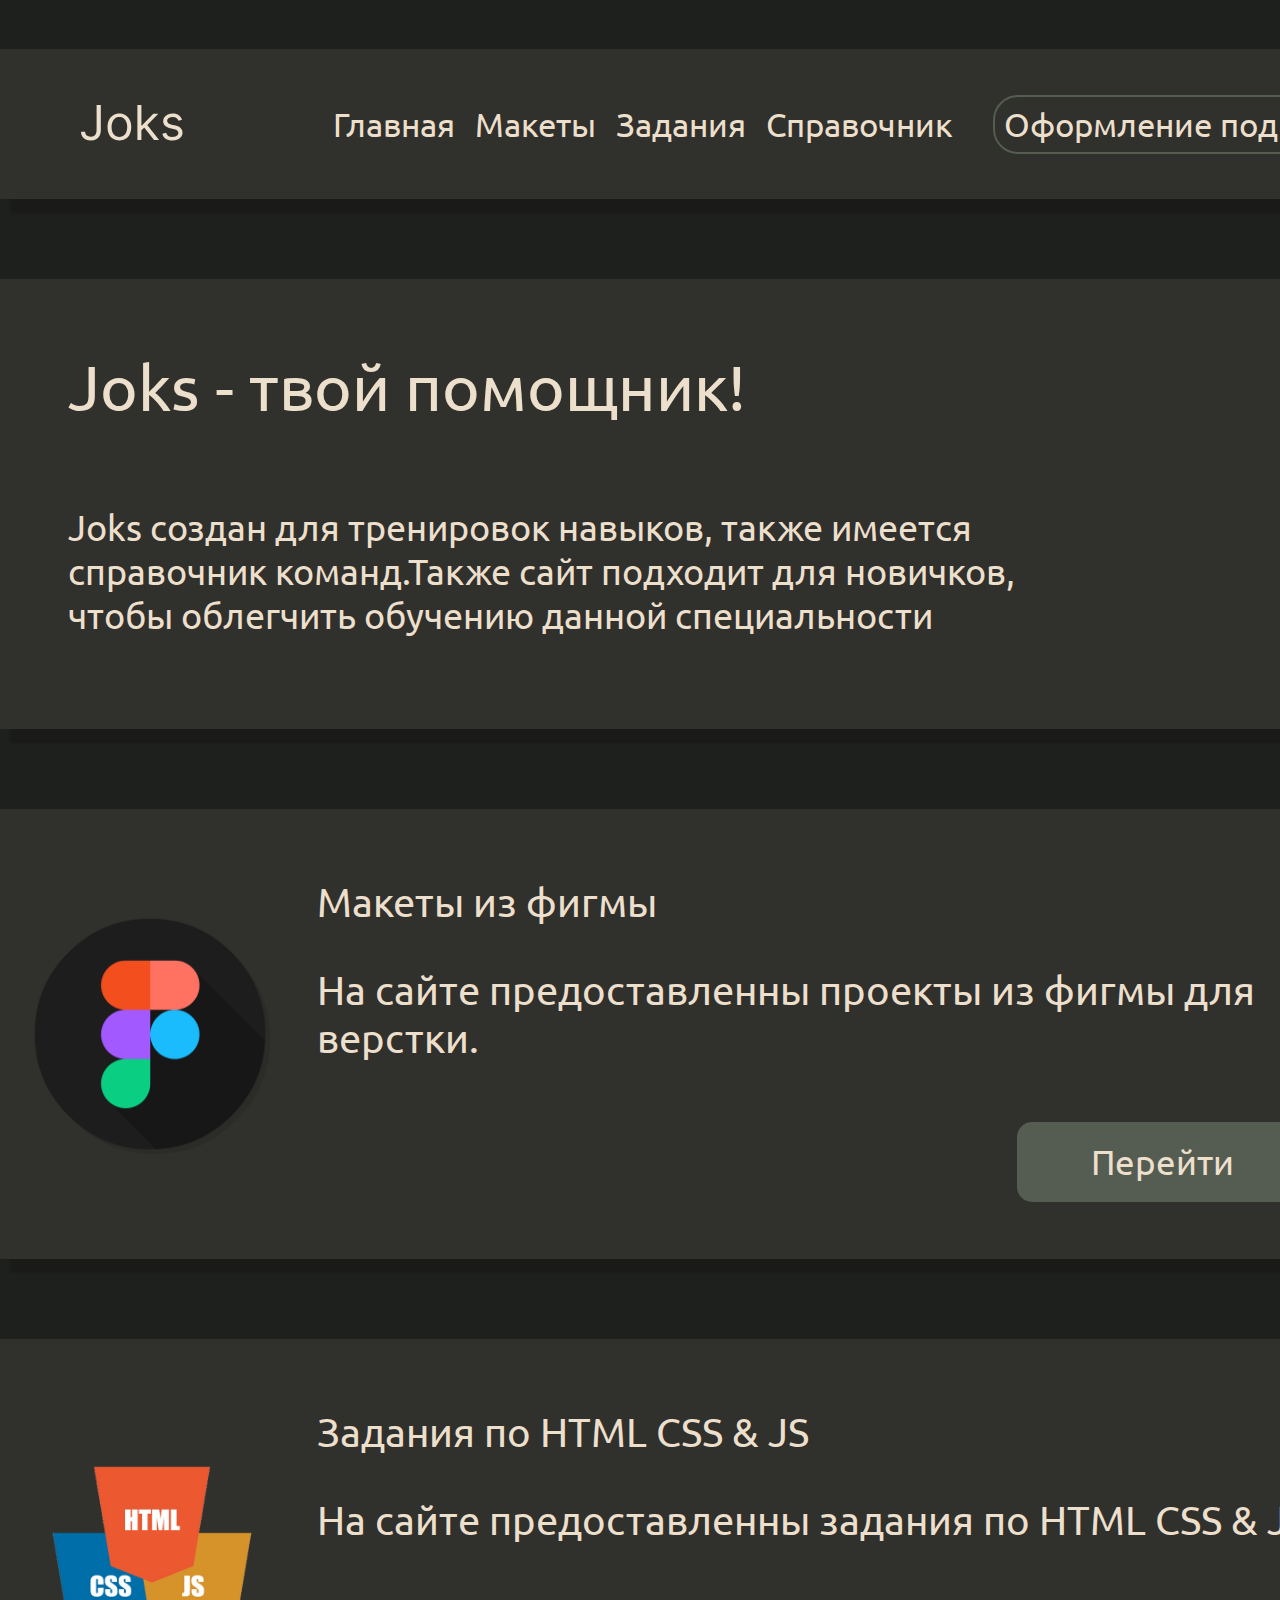
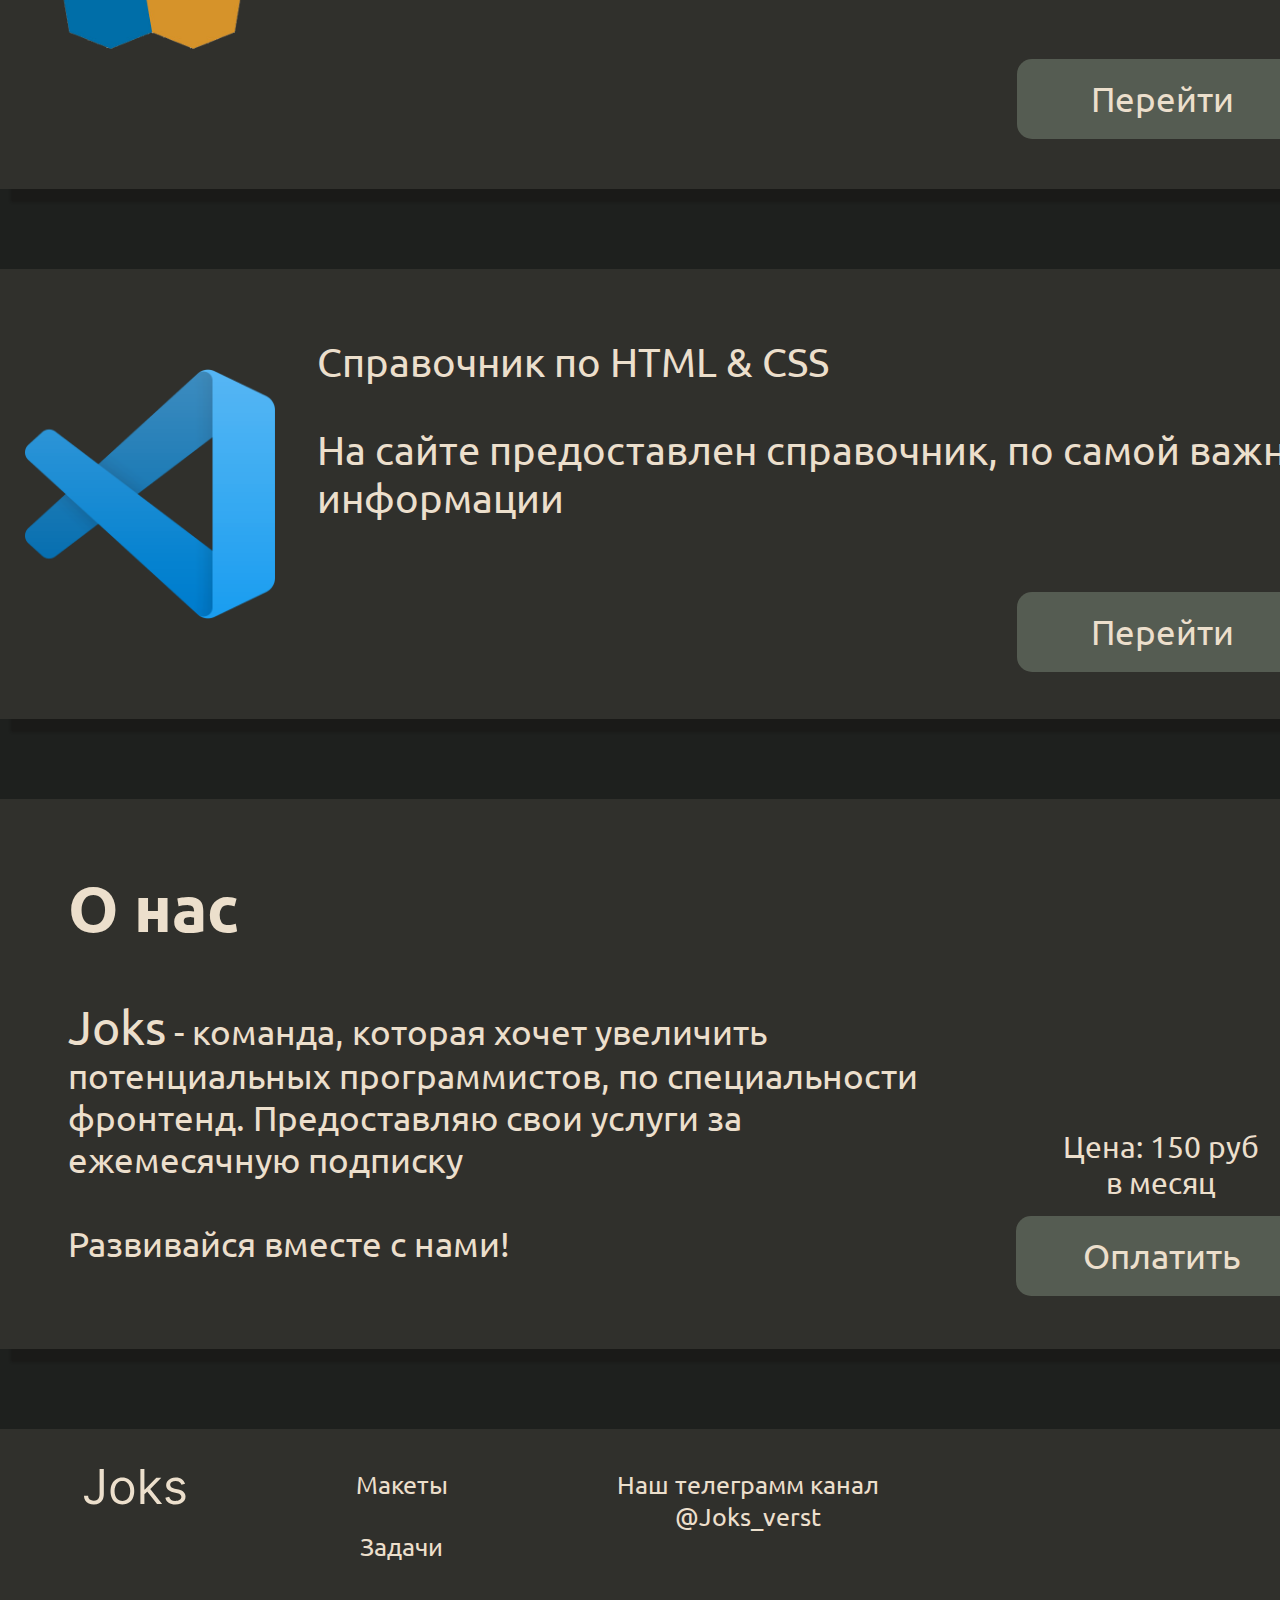
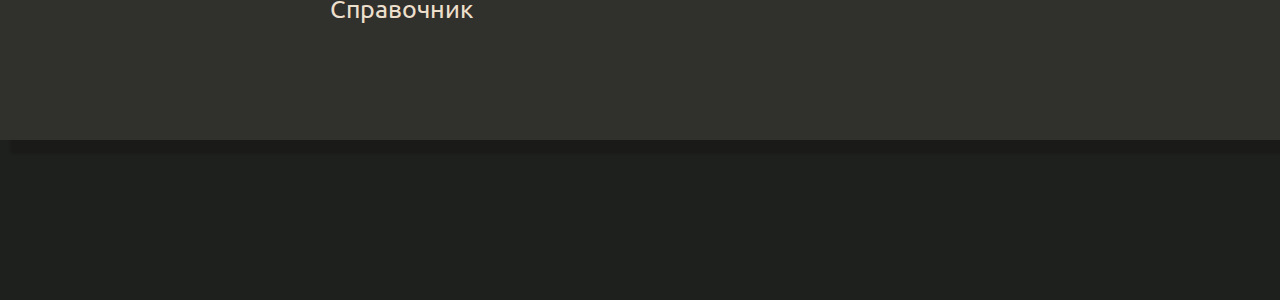
<file: index.html>
<!DOCTYPE html>
<html lang="en">
<head>
    <meta charset="UTF-8">
    <meta name="viewport" content="width=device-width, initial-scale=1.0">
    <title>Document</title>
    <link rel="stylesheet" href="./assets/css/style.css">

    <link rel="preconnect" href="https://fonts.googleapis.com">
    <link rel="preconnect" href="https://fonts.gstatic.com" crossorigin>
    <link href="https://fonts.googleapis.com/css2?family=Ubuntu:ital,wght@0,300;0,400;0,500;0,700;1,300;1,400;1,500;1,700&display=swap" rel="stylesheet">
</head>
<body>
    <header class="header">
        <div class="header__container">
            <div class="header__container-wrap">
                <div class="header__container-logo">
                    <img src="./assets/img/Joks.svg" alt="">
                </div>
                <nav class="header__container-menu">
                    <ul class="header__container-menu_links">
                        <a href="./index.html" >Главная</a>
                        <a href="./index2.html">Макеты</a>
                        <a href="./index3.html">Задания</a>
                        <a href="./index4.html">Справочник</a>
                        <div class="header__container-menu_links-btn">
                            <a href="./index5.html">Оформление подписки </a>
                        </div>
                    </ul>
                </nav>
            </div>
        </div>
    </header>
    <section class="one-1str">
        <div class="intro-1str">
            <div class="intro-1str__box">
                <div class="intro-1str__texts">
                    <div class="intro-1str__texts-text1">
                        <p>
                            Joks - твой помощник!
                        </p>
                    </div>
                    <div class="intro-1str__texts-text2">
                        <p>Joks создан для тренировок навыков, также имеется справочник команд.Также сайт подходит для новичков, чтобы облегчить 
                            обучению данной специальности  </p>
                    </div>
                </div>
            </div>
        </div>
    </section>
    <section class="two-1str">
        <div class="figma-1str">
            <div class="figma-1str__box">
                <div class="figma-1str__box-img">
                    <img src="./assets/img/Apps-Figma.png" alt="" width="250px">    
                </div>
                <div class="figma-1str__box-intro">
                    <p>Макеты из фигмы</p>

                    <p>На сайте предоставленны проекты из фигмы для верстки.</p>
                    <div class="figma-1str__box-intro__btn">
                        <a class="btn" href="./index2.html">Перейти</a>
                    </div>
                </div>
            </div>
        </div>
    </section>
    <section class="there-1str">
        <div class="hcj-1str">
            <div class="hcj-1str__box">
                <div class="hcj-1str__box-img">
                    <img src="./assets/img/web.png" alt="" width="250px">    
                </div>
                <div class="hcj-1str__box-intro">
                    <p>Задания по HTML CSS & JS</p>
                    <p>На сайте предоставленны задания по HTML CSS & JS</p>
                    <div class="hcj-1str__box-intro__btn">
                        <a class="btn" href="./index3.html">Перейти</a>
                    </div>
                </div>
            </div>
        </div>
    </section>
    <section class="four-1str">
        <div class="vsc-1str">
            <div class="vsc-1str__box">
                <div class="vsc-1str__box-img">
                    <img src="./assets/img/vscode-logo-forked.png" alt="" width="250px">    
                </div>
                <div class="vsc-1str__box-intro">
                    <p>Справочник по HTML & CSS </p>
                    <p>На сайте предоставлен справочник, по самой важной информации</p>
                    <div class="vsc-1str__box-intro__btn">
                        <a class="btn" href="./index4.html">Перейти</a>
                    </div>
                </div>
            </div>
        </div>
    </section>
    <section class="fife-1str">
        <div class="expr-1str">
            <div class="expr-1str__box">
                <div class="expr-1str__texts">
                    <div class="expr-1str__texts-text1">
                        <h1>О нас</h1>
                    </div>
                    <div class="expr-1str__texts-text2">
                        <p><span>Joks</span> - команда, которая хочет увеличить потенциальных
                            программистов, по специальности фронтенд. Предоставляю свои 
                            услуги за ежемесячную подписку

                            <br><br>Развивайся вместе с нами! </p>
                    </div>
                </div>
                <div class="intro-1str__box-intro__btn">
                    <p>Цена: 150 руб <br> в месяц</p>
                    <a class="btn" href="./index5.html">Оплатить</a>
                </div>
            </div>
        </div>
    </section>
    <section class="six-1str">
        <div class="footer">
            <div class="footer__boxs">
                <div class="footer__boxs-box_img">
                    <img src="./assets/img/Joks.svg" alt="">
                </div>
                <div class="footer__boxs-box">
                    <a href="./index2.html">Макеты</a>
                    <a href="./index3.html">Задачи</a>
                    <a href="./index4.html">Справочник</a>
                </div>
                <div class="footer__boxs-box">
                    <p>Наш телеграмм канал<br><a href="./index4.html">@Joks_verst</a></p>
                </div>
            </div>
        </div>
    </section>
</body>
</html>
</file>
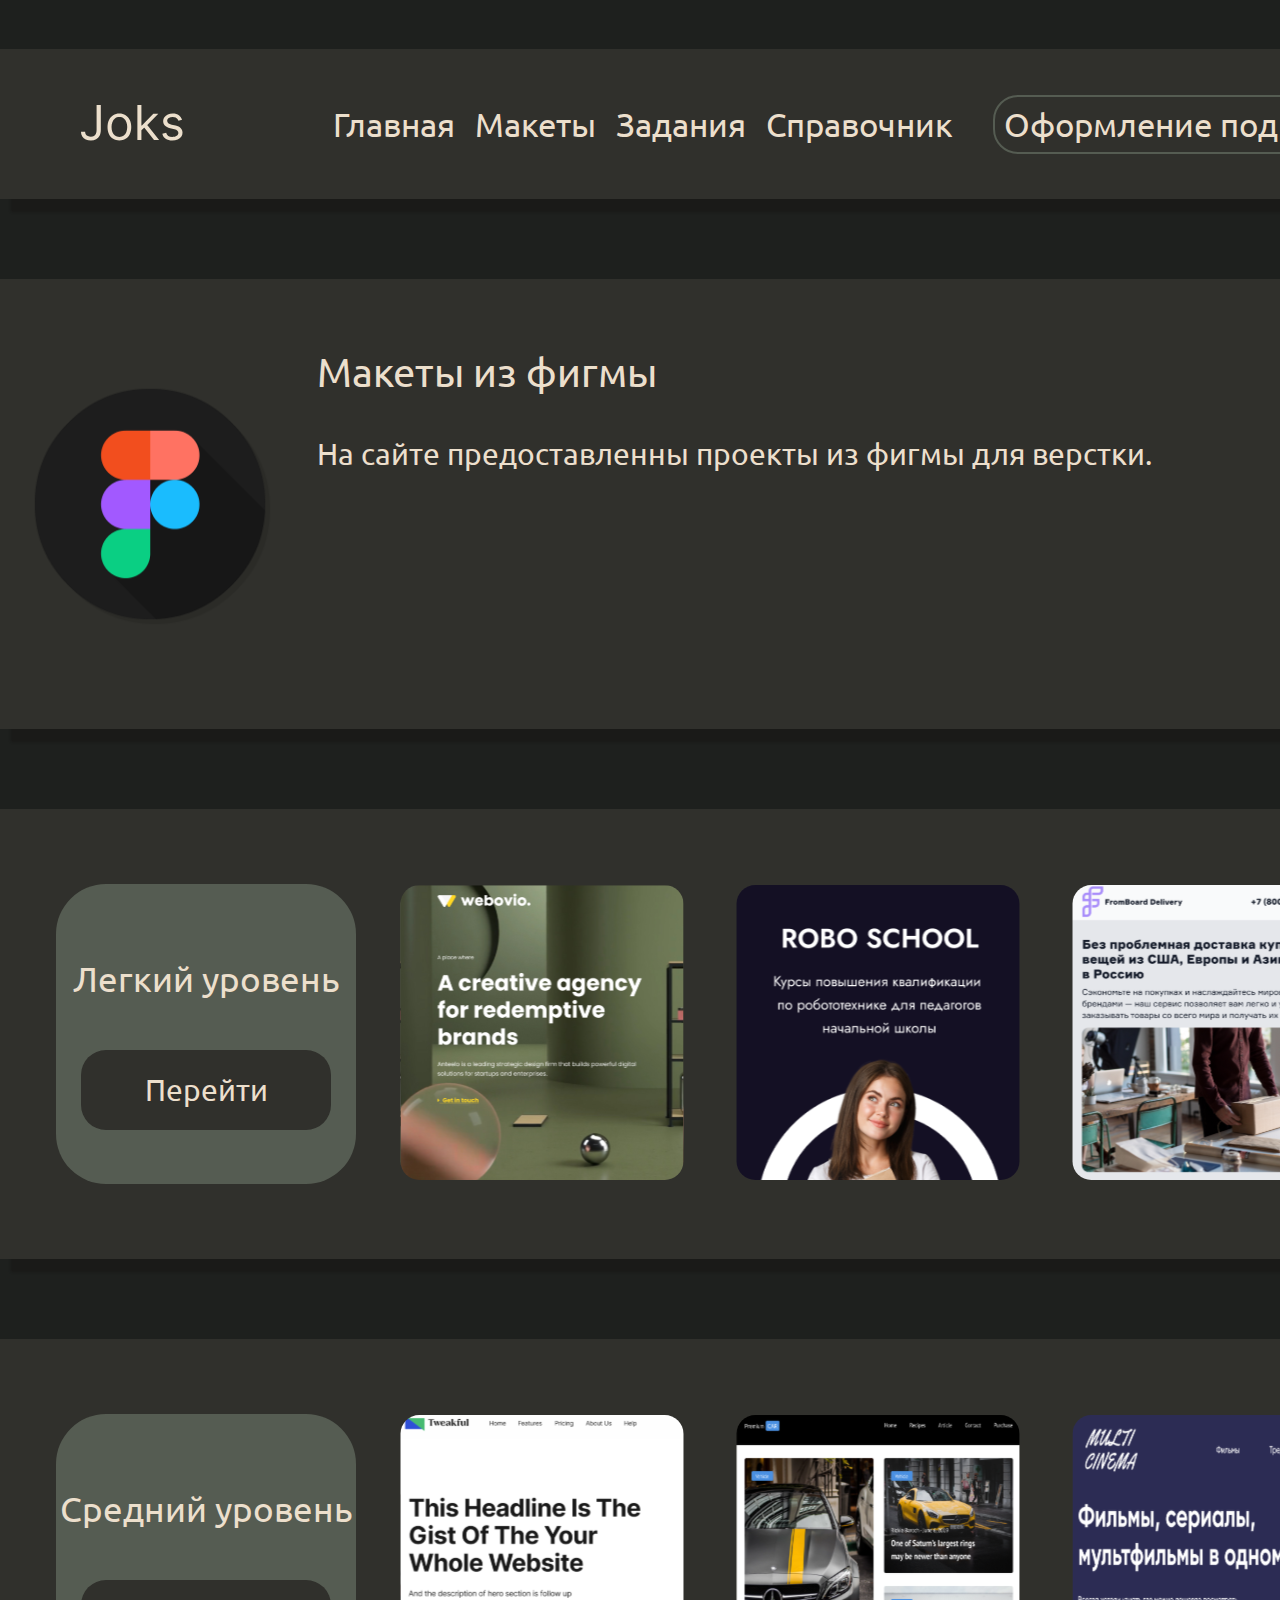
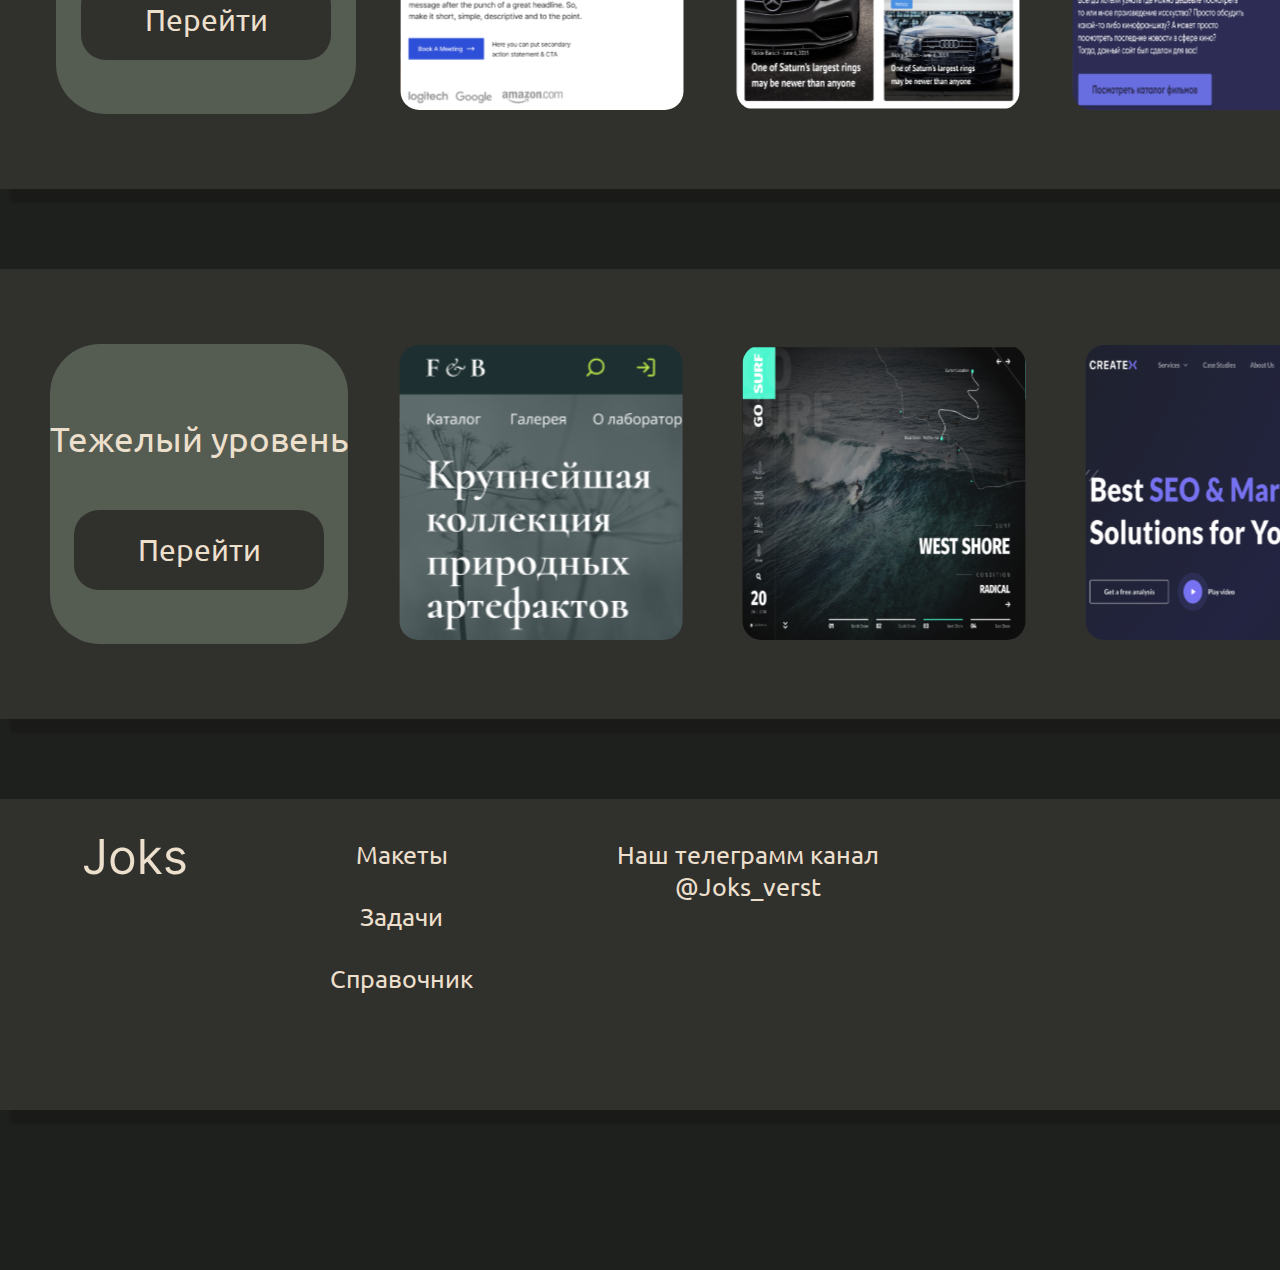
<file: index2.html>
<!DOCTYPE html>
<html lang="en">
<head>
    <meta charset="UTF-8">
    <meta name="viewport" content="width=device-width, initial-scale=1.0">
    <title>Document</title>
    <link rel="stylesheet" href="./assets/css/style.css">

    <link rel="preconnect" href="https://fonts.googleapis.com">
    <link rel="preconnect" href="https://fonts.gstatic.com" crossorigin>
    <link href="https://fonts.googleapis.com/css2?family=Ubuntu:ital,wght@0,300;0,400;0,500;0,700;1,300;1,400;1,500;1,700&display=swap" rel="stylesheet">
</head> 
<body>
    <header class="header">
        <div class="header__container">
            <div class="header__container-wrap">
                <div class="header__container-logo">
                    <img src="./assets/img/Joks.svg" alt="">
                </div>
                <nav class="header__container-menu">
                    <ul class="header__container-menu_links">
                        <a href="./index.html" >Главная</a>
                        <a href="./index2.html">Макеты</a>
                        <a href="./index3.html">Задания</a>
                        <a href="./index4.html">Справочник</a>
                        <div class="header__container-menu_links-btn">
                            <a href="./index5.html">Оформление подписки </a>
                        </div>
                    </ul>
                </nav>
            </div>
        </div>
    </header>
    <section class="one-2str">
        <div class="figma-1str">
            <div class="figma-1str__box">
                <div class="figma-1str__box-img">
                    <img src="./assets/img/Apps-Figma.png" alt="" width="250px">    
                </div>
                <div class="figma-1str__box-intro">
                    <p>Макеты из фигмы</p>
                    <p  style="text-align: left; white-space: nowrap; font-size: 30px;">На сайте предоставленны проекты из фигмы для верстки.</p>
                </div>
            </div>
        </div>
    </section>
    <section class="two-2str">
        <div class="easy">
            <div class="easy__boxs">
                <div class="easy__boxs-box_title">
                    <p>Легкий уровень</p>
                    <div class="btn2">
                        <a href="#">Перейти</a>
                    </div>
                </div>
                <div class="easy__boxs-box">
                    <a href="https://www.figma.com/design/2rdy1qjBTl7D6BAC8S4qlf/Webovio?node-id=7-3"><img src="./assets/img/Rectangle 11.svg" alt="" width="300px" height="295px"></a>
                </div>
                <div class="easy__boxs-box">
                    <a href="https://www.figma.com/file/bSxMNm0CRXFcHQzke8C8W5/ROBO-SCHOOL?type=design&node-id=0%3A1&t=CitCwIZKBPfoUHLA-1"><img src="./assets/img/Rectangle 12.svg" alt="" width="300px" height="295px"></a>
                </div>
                <div class="easy__boxs-box">
                    <a href="https://www.figma.com/file/rTIAAgDAufAPl61AWjYlrb/Пионер?type=design&node-id=0%3A1&t=b3RT1bbZuVZzaOfN-1"><img src="./assets/img/Rectangle 13.svg" alt="" width="300px" height="295px"></a>
                </div>
            </div>
        </div>
    </section>
    <section class="there-2str">
        <div class="stan">
            <div class="stan__boxs">
                <div class="stan__boxs-box_title">
                    <p>Средний уровень</p>
                    <div class="btn2">
                        <a href="#">Перейти</a>
                    </div>
                </div>
                <div class="stan__boxs-box">
                    <a href="https://www.figma.com/file/NKwVj6xlfbhCXZScyyvS1n/Tweakful?type=design&node-id=115%3A295&mode=design&t=dSwCeydWssmHi6FA-1"><img src="./assets/img/Rectangle 11 (1).svg" alt="" width="300px" height="295px"></a>
                </div>
                <div class="stan__boxs-box">
                    <a href="https://www.figma.com/file/t3nWfvHyMK3VVuMN2n0ZUq/Premium-Car-Blog-Template?type=design&node-id=0%3A1&t=7facliQIcq0897FD-1"><img src="./assets/img/Rectangle 12 (1).svg" alt="" width="300px" height="295px"></a>
                </div>
                <div class="stan__boxs-box">
                    <a href="https://www.figma.com/design/H89oPU6Jw54iPZAvmiIqKg/MultiCinema?node-id=1-493"><img src="./assets/img/Rectangle 13 (1).svg" alt="" width="300px" height="295px"></a>
                </div>
            </div>
        </div>
    </section>
    <section class="four-2str">
        <div class="hard">
            <div class="hard__boxs" >
                <div class="hard__boxs-box_title">
                    <p>Тежелый уровень</p>
                    <div class="btn2">
                        <a href="#">Перейти</a>
                    </div>
                </div>
                <div class="hard__boxs-box">
                    <a href="https://www.figma.com/file/fG61Ja1ye0jtkKbuvt9OR0/Коллекция-природных-артефактов?type=design&node-id=0%3A1&mode=design&t=eiPphBBbc5LSCPAZ-1"><img src="./assets/img/Rectangle 11 (2).svg" alt="" width="300px" height="295px"></a>
                </div>
                <div class="hard__boxs-box">
                    <a href="https://www.figma.com/file/Dh3oxsX5naFOuXj2f7a6gy/Go-Surf?type=design&node-id=0%3A1&t=YRHfYkRZqlPqcvVJ-1"><img src="./assets/img/Rectangle 12 (2).svg" alt="" width="300px" height="295px"></a>
                </div>
                <div class="hard__boxs-box" style="margin-right: 35px;">
                    <a href="https://www.figma.com/file/ZWrIjvWmYaHzfck8Cl4i8B/Free-%235.-SEO?type=design&node-id=0%3A1&t=5aSjdcz72GQa9EwG-1"><img src="./assets/img/Rectangle 13 (2).svg" alt="" width="300px" height="295px"></a>
                </div>
            </div>
        </div>
    </section>
    <section class="fife-2str">
        <div class="footer">
            <div class="footer__boxs">
                <div class="footer__boxs-box_img">
                    <img src="./assets/img/Joks.svg" alt="">
                </div>
                <div class="footer__boxs-box">
                    <a href="./index2.html">Макеты</a>
                    <a href="./index3.html">Задачи</a>
                    <a href="./index4.html">Справочник</a>
                </div>
                <div class="footer__boxs-box">
                    <p>Наш телеграмм канал<br><a href="./index2.html">@Joks_verst</a></p>
                </div>
            </div>
        </div>
    </section>
</body>
</html>
</file>
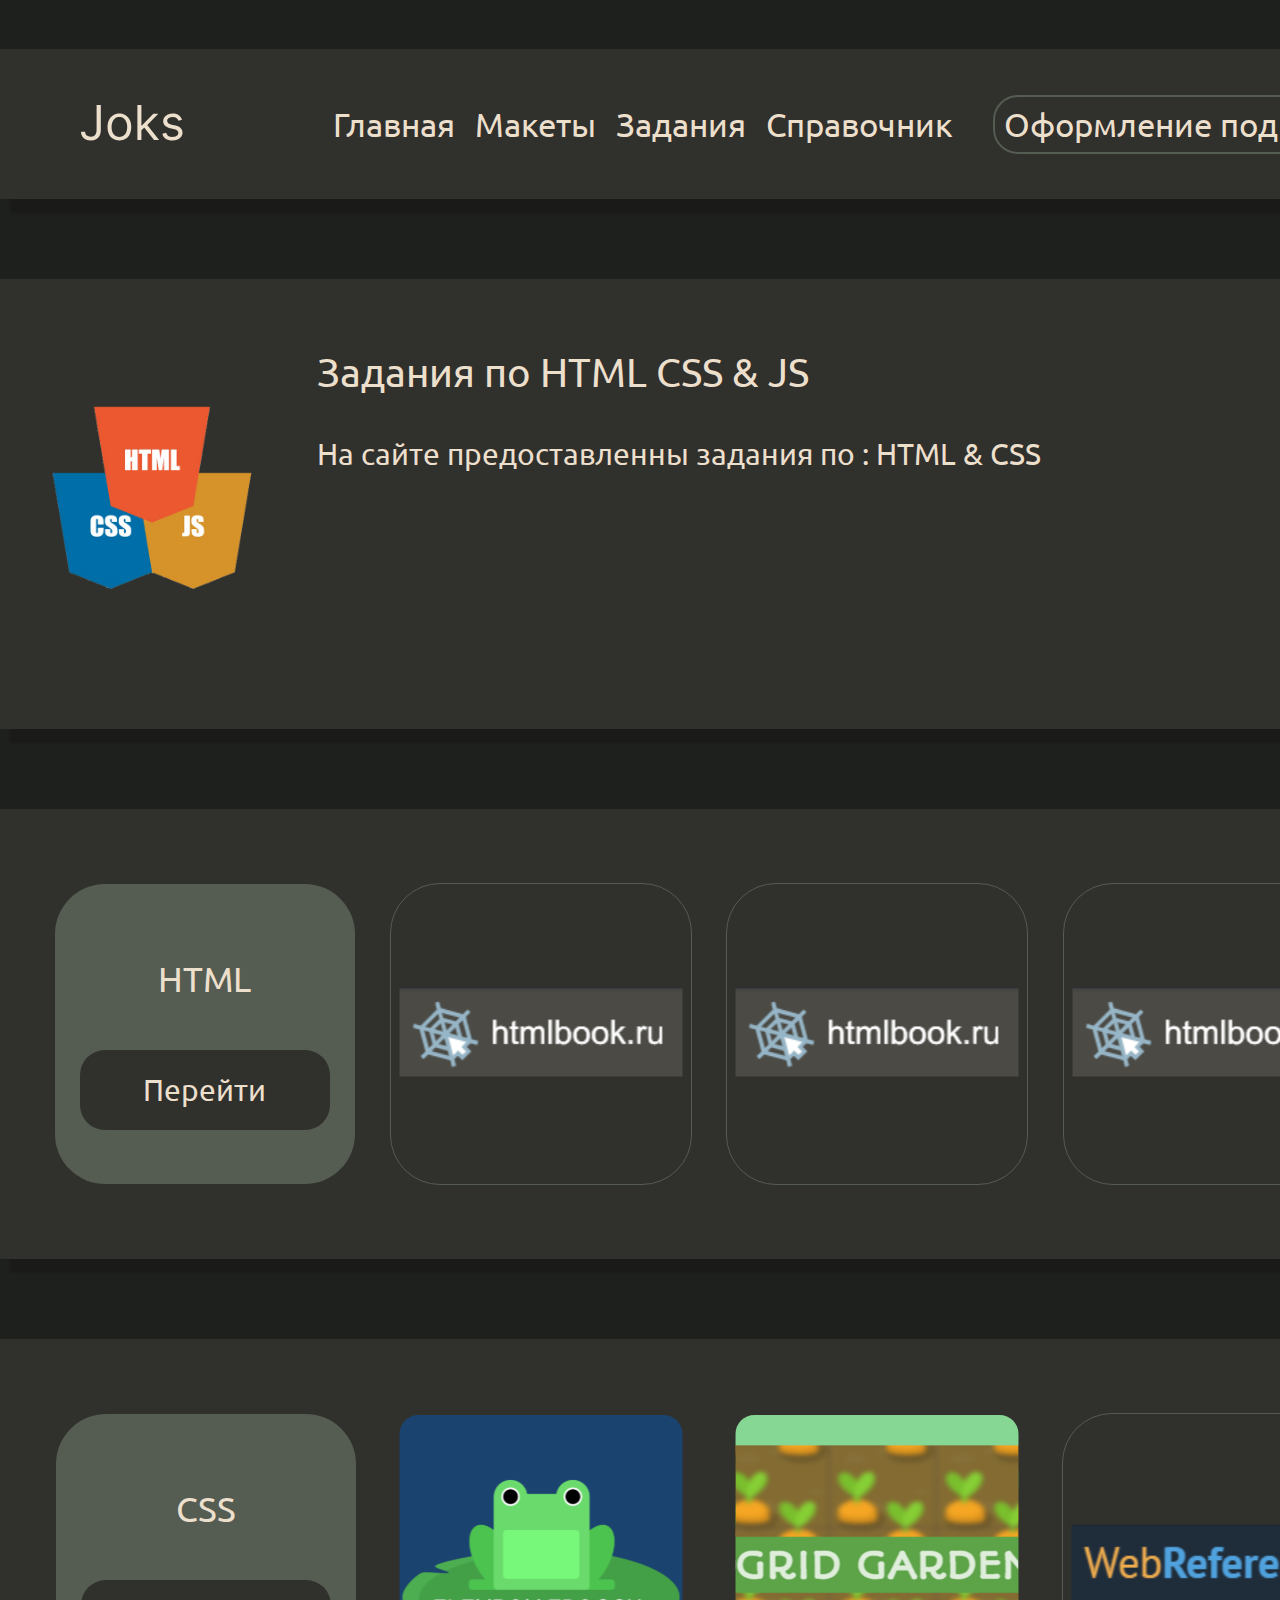
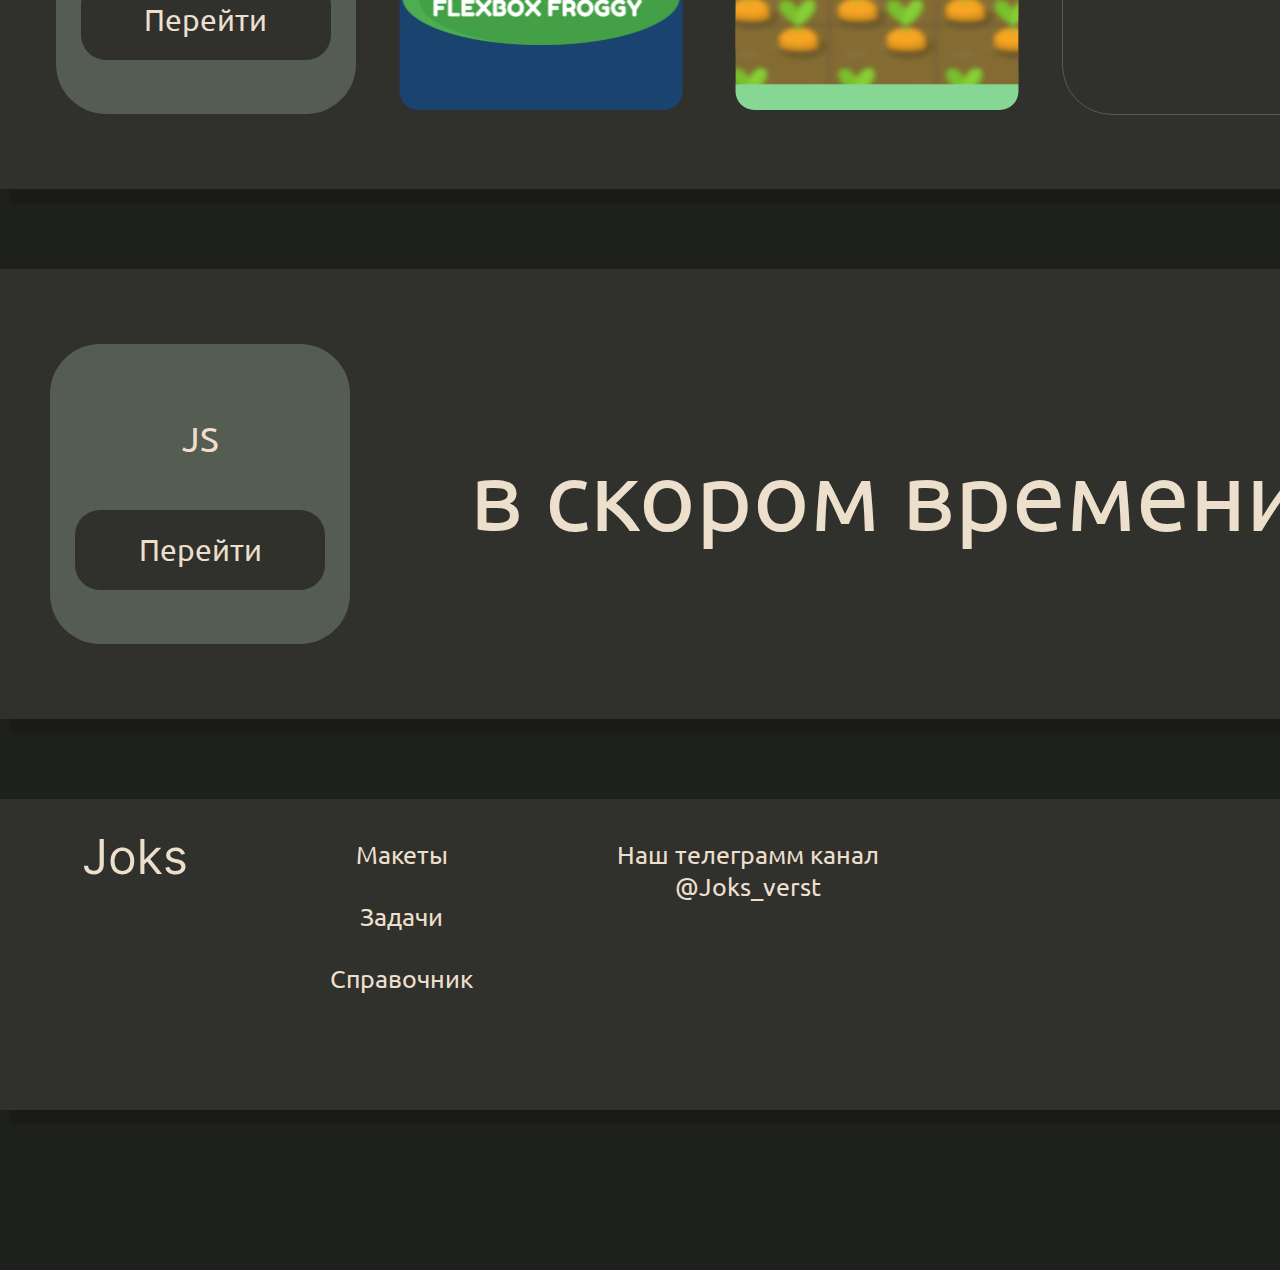
<file: index3.html>
<!DOCTYPE html>
<html lang="en">
<head>
    <meta charset="UTF-8">
    <meta name="viewport" content="width=device-width, initial-scale=1.0">
    <title>Document</title>
    <link rel="stylesheet" href="./assets/css/style.css">

    <link rel="preconnect" href="https://fonts.googleapis.com">
    <link rel="preconnect" href="https://fonts.gstatic.com" crossorigin>
    <link href="https://fonts.googleapis.com/css2?family=Ubuntu:ital,wght@0,300;0,400;0,500;0,700;1,300;1,400;1,500;1,700&display=swap" rel="stylesheet">
</head> 
<body>
    <header class="header">
        <div class="header__container">
            <div class="header__container-wrap">
                <div class="header__container-logo">
                    <img src="./assets/img/Joks.svg" alt="">
                </div>
                <nav class="header__container-menu">
                    <ul class="header__container-menu_links">
                        <a href="./index.html" >Главная</a>
                        <a href="./index2.html">Макеты</a>
                        <a href="./index3.html">Задания</a>
                        <a href="./index4.html">Справочник</a>
                        <div class="header__container-menu_links-btn">
                            <a href="./index5.html">Оформление подписки </a>
                        </div>
                    </ul>
                </nav>
            </div>
        </div>
    </header>
    <section class="there-2str">
        <div class="hcj-1str">
            <div class="hcj-1str__box">
                <div class="hcj-1str__box-img">
                    <img src="./assets/img/web.png" alt="" width="250px">    
                </div>
                <div class="hcj-1str__box-intro">
                    <p>Задания по HTML CSS & JS</p>
                    <p style="font-size: 30px;">На сайте предоставленны задания по : HTML & CSS</p>
                </div>
            </div>
        </div>
    </section>
    <section class="two-2str">
        <div class="easy">
            <div class="easy__boxs">
                <div class="easy__boxs-box_title">
                    <p>HTML</p>
                    <div class="btn2">
                        <a href="#">Перейти</a>
                    </div>
                </div>
                <div class="easy__boxs-box" style="border: 1px solid #555C52; border-radius: 50px;">
                    <a href="https://htmlbook.ru/practical/ispravlenie-oshibok-1"><img src="./assets/img//image.svg" alt="" width="300px" height="295px"></a>
                </div>
                <div class="easy__boxs-box" style="border: 1px solid #555C52; border-radius: 50px;">
                    <a href="https://htmlbook.ru/practical/obedinenie-yacheek-tablitsy"><img src="./assets/img/image.svg" alt="" width="300px" height="295px"></a>
                </div>
                <div class="easy__boxs-box" style="border: 1px solid #555C52; border-radius: 50px;">
                    <a href="https://htmlbook.ru/practical/numerovannyy-i-markirovannyy-spisok"><img src="./assets/img//image.svg" alt="" width="300px" height="295px"></a>
                </div>
            </div>
        </div>
    </section>
    <section class="there-2str">
        <div class="stan">
            <div class="stan__boxs">
                <div class="stan__boxs-box_title">
                    <p>CSS</p>
                    <div class="btn2">
                        <a href="#">Перейти</a>
                    </div>
                </div>
                <div class="stan__boxs-box">
                    <a href="https://flexboxfroggy.com/#ru"><img src="./assets/img/image(1).svg" alt="" width="300px" height="295px"></a>
                </div>
                <div class="stan__boxs-box">
                    <a href="https://cssgridgarden.com/#ru"><img src="./assets/img/image(2).svg" alt="" width="300px" height="295px"></a>
                </div>
                <div class="stan__boxs-box" style="border: 1px solid #555C52; border-radius: 50px;">
                    <a href="https://webref.ru/practice/2512"><img src="./assets/img/image(3).svg" alt="" width="300px" height="295px"></a>
                </div>
            </div>
        </div>
    </section>
    <section class="four-2str">
        <div class="hard">
            <div class="hard__boxs">
                <div class="hard__boxs-box_title" >
                    <p>JS</p>
                    <div class="btn2">
                        <a href="#">Перейти</a>
                    </div>
                </div>
                <div class="hard__boxs-box" style="text-align: center; white-space: nowrap; margin-right: 100px;">
                    <p style="font-size: 96px; color: #ECDFCC;">в скором времени</p>
                </div>
            </div>
        </div>
    </section>
    <section class="fife-2str">
        <div class="footer">
            <div class="footer__boxs">
                <div class="footer__boxs-box_img">
                    <img src="./assets/img/Joks.svg" alt="">
                </div>
                <div class="footer__boxs-box">
                    <a href="./index2.html">Макеты</a>
                    <a href="./index3.html">Задачи</a>
                    <a href="./index4.html">Справочник</a>
                </div>
                <div class="footer__boxs-box">
                    <p>Наш телеграмм канал<br><a href="./index2.html">@Joks_verst</a></p>
                </div>
            </div>
        </div>
    </section>
</body>
</html>
</file>
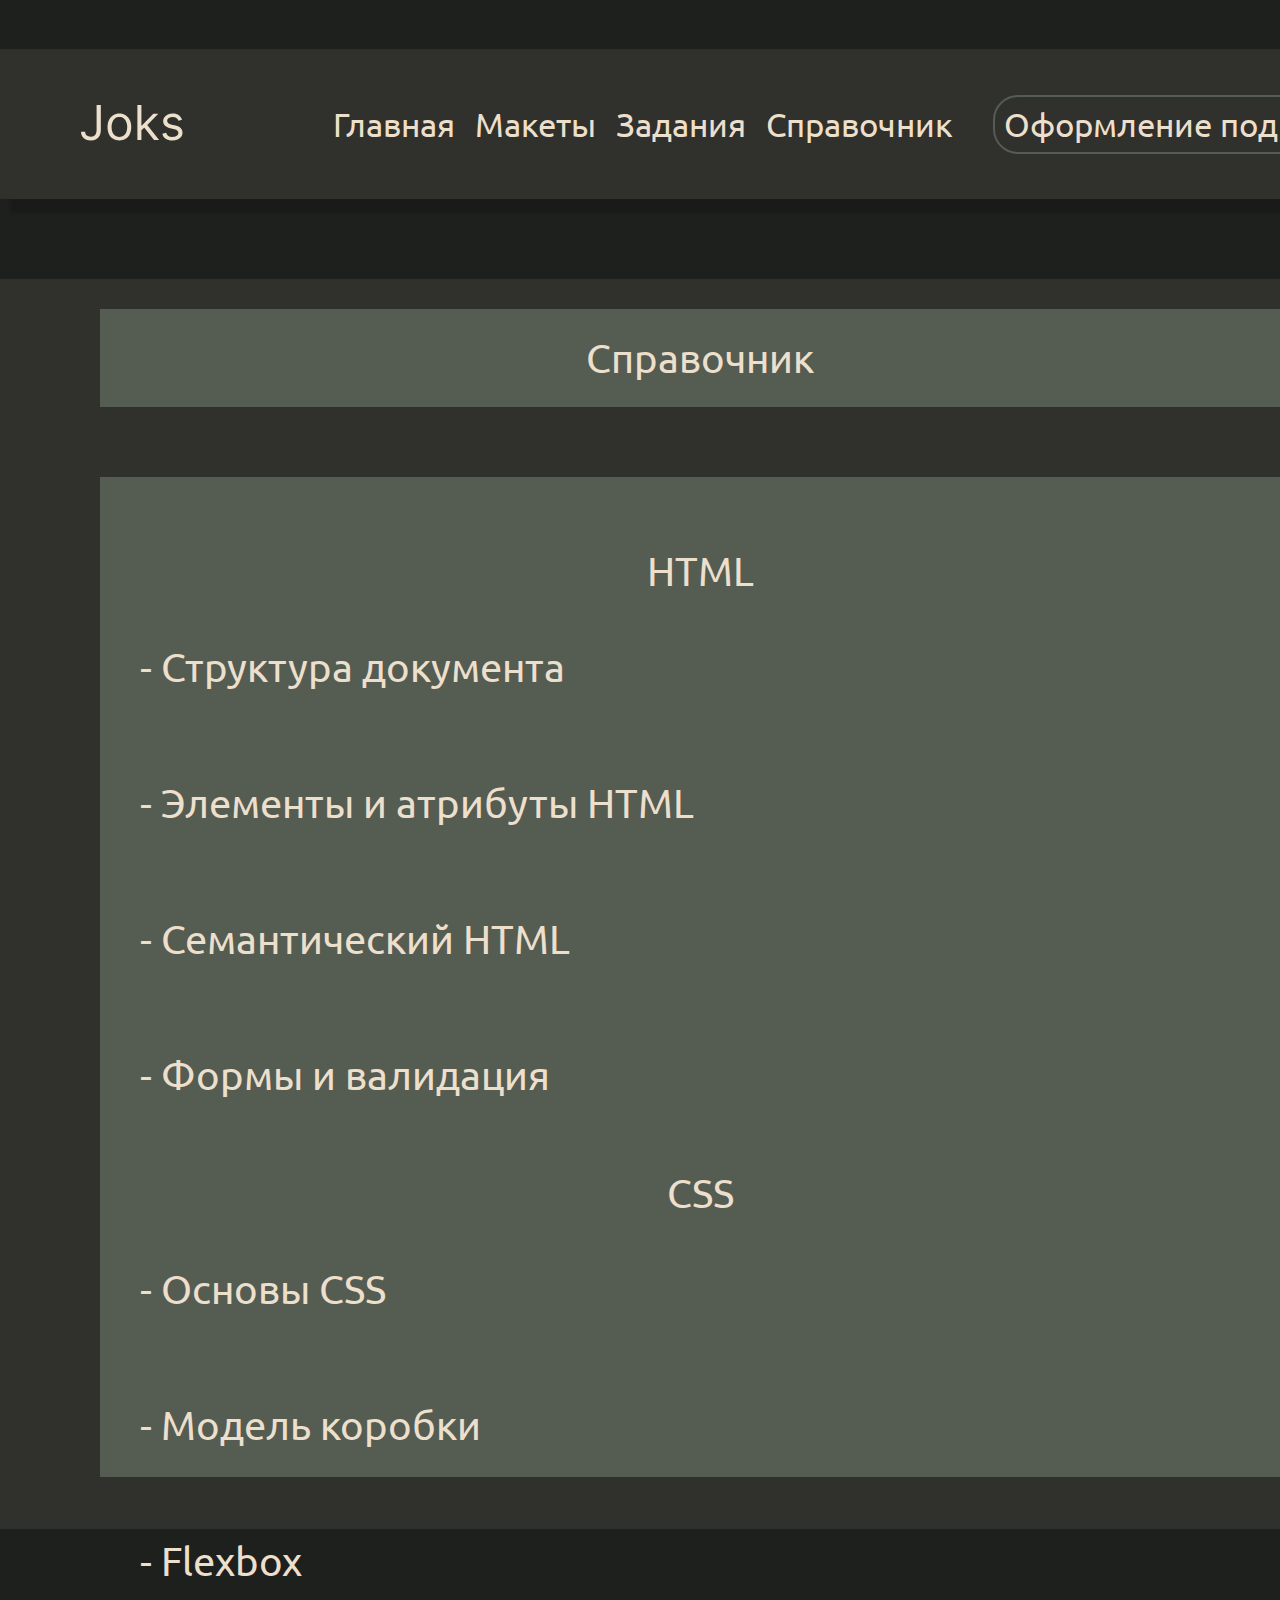
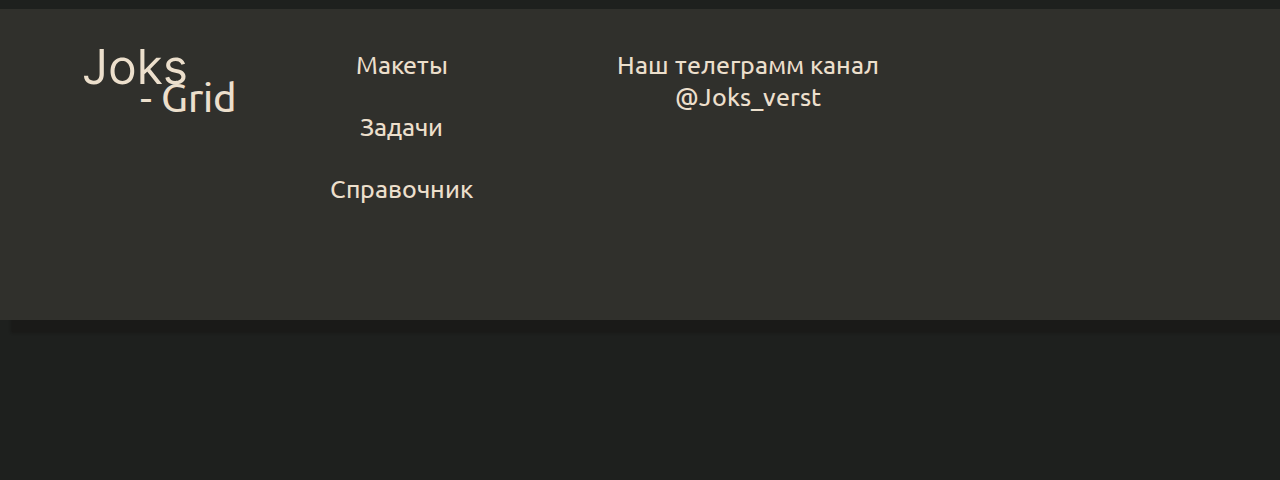
<file: index4.html>
<!DOCTYPE html>
<html lang="en">
<head>
    <meta charset="UTF-8">
    <meta name="viewport" content="width=device-width, initial-scale=1.0">
    <title>Document</title>
    <link rel="stylesheet" href="./assets/css/style.css">
    <link rel="preconnect" href="https://fonts.googleapis.com">
    <link rel="preconnect" href="https://fonts.gstatic.com" crossorigin>
    <link href="https://fonts.googleapis.com/css2?family=Ubuntu:ital,wght@0,300;0,400;0,500;0,700;1,300;1,400;1,500;1,700&display=swap" rel="stylesheet">
</head>
<body>
    <header class="header">
        <div class="header__container">
            <div class="header__container-wrap">
                <div class="header__container-logo">
                    <img src="./assets/img/Joks.svg" alt="">
                </div>
                <nav class="header__container-menu">
                    <ul class="header__container-menu_links">
                        <a href="./index.html" >Главная</a>
                        <a href="./index2.html">Макеты</a>
                        <a href="./index3.html">Задания</a>
                        <a href="./index4.html">Справочник</a>
                        <div class="header__container-menu_links-btn">
                            <a href="./index5.html">Оформление подписки </a>
                        </div>
                    </ul>
                </nav>
            </div>
        </div>
    </header>
    <section class="one-4str">
        <div class="help__box">
            <div class="help__box-top">
                <p>Справочник</p>
            </div>
            <div class="help__box-center">
                <div class="help__box-center__box-intro" style="text-align: center;">
                    <p>HTML</p>
                </div>
                <div class="help__box-center__box-text">
                    <a href="https://hcdev.ru/learn/html5/document-structure/">- Структура документа </a>
                        <br>
                        <a href="https://hcdev.ru/learn/html5/overview/#_1"> - Элементы и атрибуты HTML</a>
                        <br>
                        <a href="https://hcdev.ru/learn/html5/semantic-html/"> - Семантический HTML </a>
                        <br>
                        <a href="https://developer.mozilla.org/ru/docs/Learn/Forms/Form_validation"> - Формы и валидация</a>
                </div>
                <div class="help__box-center__box-intro" style="text-align: center;">
                    <p>CSS</p>
                </div>
                <div class="help__box-center__box-text">
                    <a href="https://developer.mozilla.org/en-US/docs/Learn/CSS">- Основы CSS </a>
                        <br>
                        <a href="https://developer.mozilla.org/en-US/docs/Learn/CSS/Building_blocks/The_box_model"> - Модель коробки</a>
                        <br>
                        <a href="https://css-tricks.com/snippets/css/a-guide-to-flexbox/"> - Flexbox  </a>
                        <br>
                        <a href="https://css-tricks.com/snippets/css/complete-guide-grid/"> - Grid</a>
                </div>
            </div>
        </div>
    </section>
    <section class="two-5str">
        <div class="footer">
            <div class="footer__boxs">
                <div class="footer__boxs-box_img">
                    <img src="./assets/img/Joks.svg" alt="">
                </div>
                <div class="footer__boxs-box">
                    <a href="./index2.html">Макеты</a>
                    <a href="./index3.html">Задачи</a>
                    <a href="./index4.html">Справочник</a>
                </div>
                <div class="footer__boxs-box">
                    <p>Наш телеграмм канал<br><a href="./index2.html">@Joks_verst</a></p>
                </div>
            </div>
        </div>
    </section>
</body>
</html>
</file>
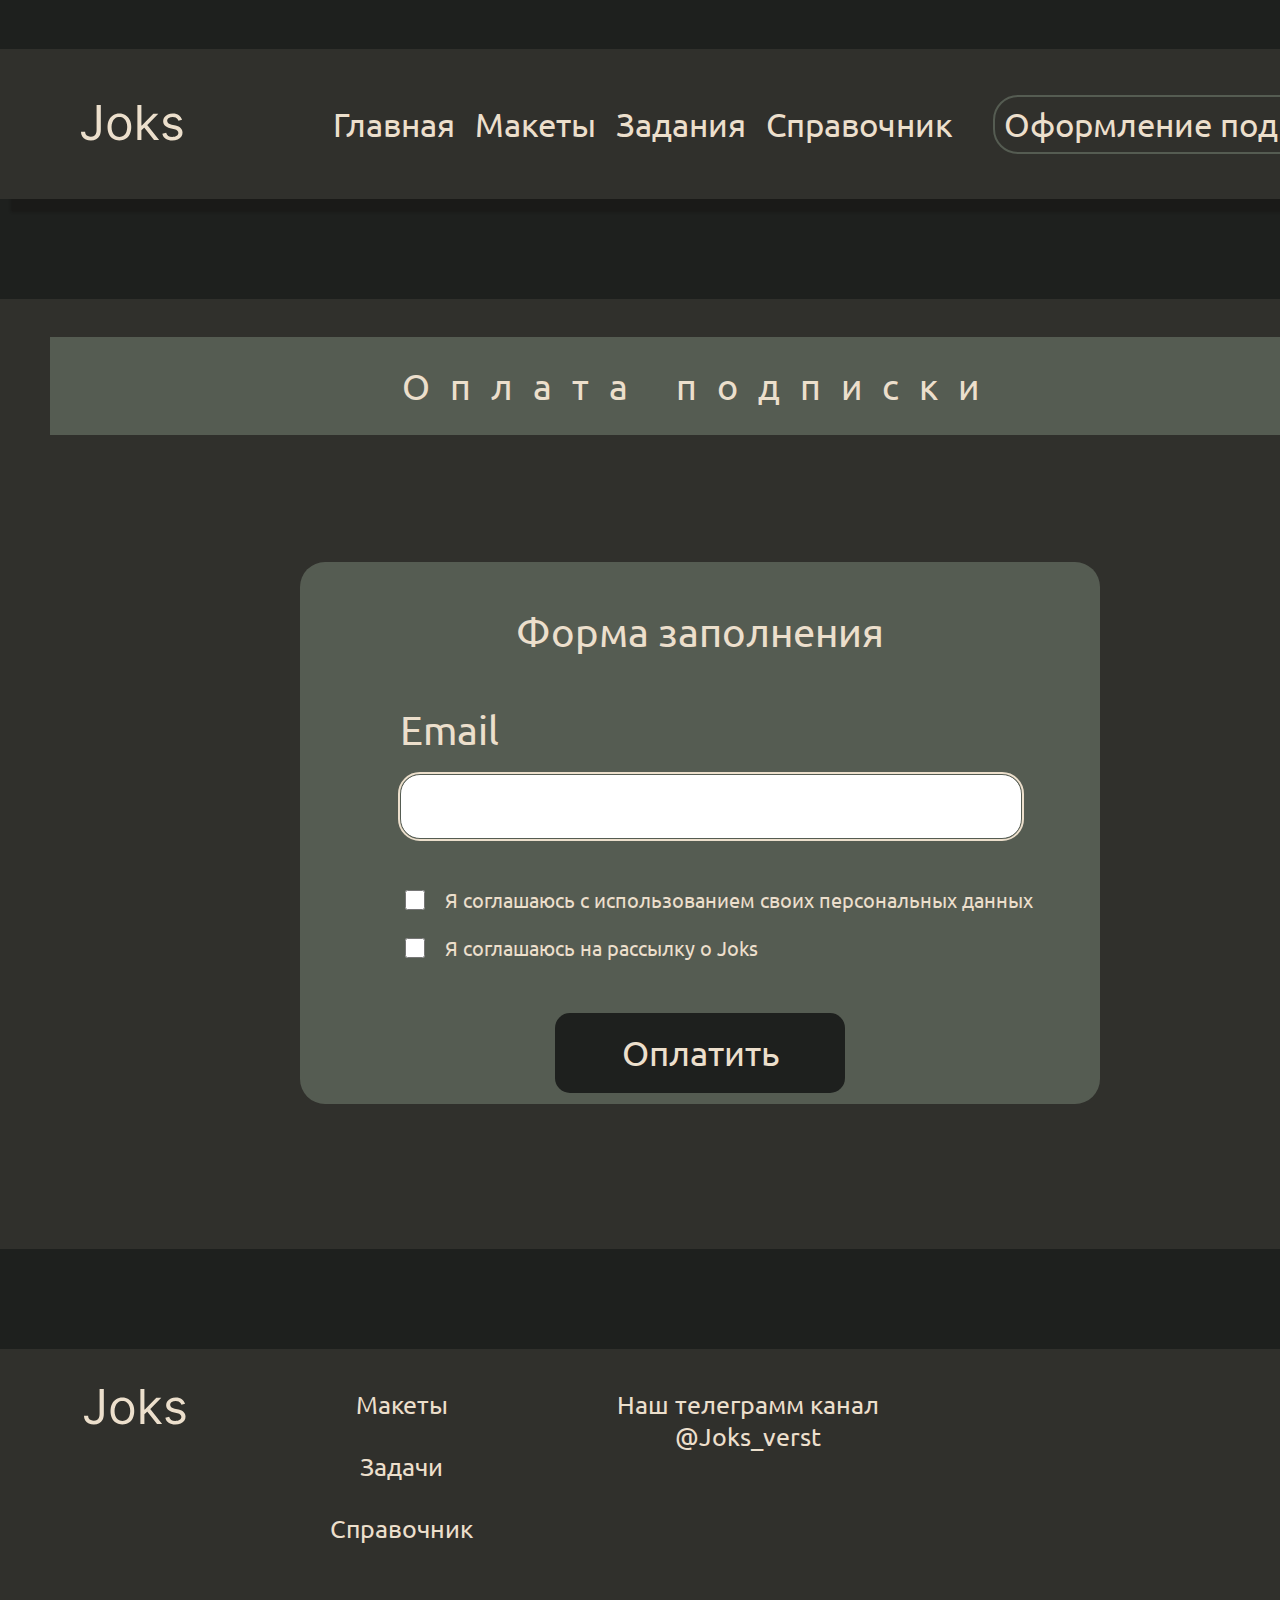
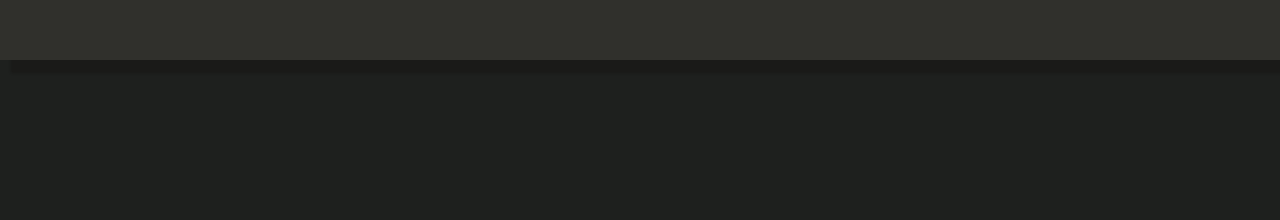
<file: index5.html>
<!DOCTYPE html>
<html lang="en">
<head>
    <meta charset="UTF-8">
    <meta name="viewport" content="width=device-width, initial-scale=1.0">
    <title>Document</title>
    <link rel="stylesheet" href="./assets/css/style.css">

    <link rel="preconnect" href="https://fonts.googleapis.com">
    <link rel="preconnect" href="https://fonts.gstatic.com" crossorigin>
    <link href="https://fonts.googleapis.com/css2?family=Ubuntu:ital,wght@0,300;0,400;0,500;0,700;1,300;1,400;1,500;1,700&display=swap" rel="stylesheet">
</head> 
<body>
    <header class="header">
        <div class="header__container">
            <div class="header__container-wrap">
                <div class="header__container-logo">
                    <img src="./assets/img/Joks.svg" alt="">
                </div>
                <nav class="header__container-menu">
                    <ul class="header__container-menu_links">
                        <a href="./index.html" >Главная</a>
                        <a href="./index2.html">Макеты</a>
                        <a href="./index3.html">Задания</a>
                        <a href="./index4.html">Справочник</a>
                        <div class="header__container-menu_links-btn">
                            <a href="./index5.html">Оформление подписки </a>
                        </div>
                    </ul>
                </nav>
            </div>
        </div>
    </header>
    <section class="one-5str">
        <div class="buy">
            <div class="buy__intro">
                <p>Оплата подписки</p>
            </div>
            <div class="buy__curs">
                <div class="buy__curs-form">
                    <p>Форма заполнения</p>
                </div>
                <div class="buy__curs-email">
                    <p>Email</p>
                    <input class="email" type="email" name="" id="">
                </div>
                <div class="buy__curs-sogl">
                    <div class="buy__curs-sogl-str">
                        <input class="sogl" type="checkbox" name="" id="">
                        <p>Я соглашаюсь с использованием своих персональных данных</p>
                    </div>
                    <div class="buy__curs-sogl-str">
                        <input class="sogl" type="checkbox" name="" id="">
                        <p>Я соглашаюсь на рассылку о Joks</p>
                    </div>
                </div>
                 <div class="buy__curs-btn btn">
                    <a href="#">Оплатить</a>
                </div>
            </div>
        </div>
    </section>
    <section class="two-5str">
        <div class="footer">
            <div class="footer__boxs">
                <div class="footer__boxs-box_img">
                    <img src="./assets/img/Joks.svg" alt="">
                </div>
                <div class="footer__boxs-box">
                    <a href="./index2.html">Макеты</a>
                    <a href="./index3.html">Задачи</a>
                    <a href="./index4.html">Справочник</a>
                </div>
                <div class="footer__boxs-box">
                    <p>Наш телеграмм канал<br><a href="./index2.html">@Joks_verst</a></p>
                </div>
            </div>
        </div>
    </section>
</body>
</html>
</file>
<file: assets/css/style.css>
* {
  margin: 0;
  padding: 0;
  font-family: Ubuntu;
}

body {
  margin: 0 auto;
  width: 100%;
  height: auto;
  background-color: #1E201E;
  font-family: Ubuntu;
}

.btn {
  display: flex;
  width: 290px;
  height: 80px;
  background-color: #555C52;
  display: flex;
  align-items: center;
  justify-content: center;
  border-radius: 15px;
  background-color: #555C52;
  text-decoration: none;
  font-size: 35px;
  color: #ECDFCC;
}

section {
  height: auto;
  width: 1400px;
  margin: 80px auto;
}

.email {
  width: 600px;
  height: 63px;
  border-radius: 20px;
  font-size: 38px;
  border: 1px solid #555C52;
  outline: 2px solid #ECDFCC;
  margin-top: 20px;
  padding: 0 10px;
}

.sogl {
  width: 30px;
  height: 20px;
  accent-color: #ECDFCC;
  border: 1px solid #1a1a18;
}

.header {
  width: 100%;
  margin: 0 auto;
}
.header__container {
  width: 1400px;
  height: 150px;
  margin: 0 auto;
  padding-top: 49px;
}
.header__container-wrap {
  width: 1400px;
  height: 150px;
  background-color: #30302C;
  display: flex;
  justify-content: center;
  align-items: center;
  text-align: center;
  box-shadow: 12px 12px 2px 1px #1a1a18;
}
.header__container-logo {
  margin-left: 80px;
  margin-right: 150px;
}
.header__container-menu {
  width: 1257px;
  height: 48px;
  display: flex;
  justify-content: space-between;
}
.header__container-menu_links {
  display: flex;
  justify-content: space-between;
  align-items: center;
  gap: 20px;
}
.header__container-menu_links a {
  font-size: 33px;
  text-decoration: none;
  color: #ECDFCC;
}
.header__container-menu_links-btn {
  margin-left: 20px;
  margin-right: 10px;
  white-space: nowrap;
  border-radius: 25px;
  border: 2px solid #555C52;
  display: flex;
  align-items: center;
}
.header__container-menu_links-btn a {
  padding: 7px 9px;
}

.intro-1str {
  width: 1400px;
  height: 450px;
  margin: 0 auto;
}
.intro-1str__box {
  width: 1400px;
  height: 450px;
  background-color: #30302C;
  box-shadow: 12px 12px 2px 1px #1a1a18;
  margin-top: 80px;
}
.intro-1str__box-intro__btn {
  width: 290px;
  margin-left: 1016px;
  position: relative;
  padding-top: 330px;
}
.intro-1str__box-intro__btn p {
  font-size: 30px;
  text-align: center;
  color: #ECDFCC;
  padding-bottom: 15px;
}
.intro-1str__texts {
  width: 983px;
  height: 318px;
  position: absolute;
  margin: 68px auto 0 68px;
}
.intro-1str__texts-text1 {
  width: 928px;
  height: 138px;
  margin-bottom: 20px;
}
.intro-1str__texts-text1 p {
  font-size: 64px;
  color: #ECDFCC;
}
.intro-1str__texts-text2 {
  width: 100%;
  height: 123px;
}
.intro-1str__texts-text2 p {
  font-size: 36px;
  color: #ECDFCC;
}

.figma-1str {
  margin: 0 auto;
  width: 1400px;
  height: 450px;
}
.figma-1str__box {
  width: 1400px;
  height: 450px;
  background-color: #30302C;
  box-shadow: 12px 12px 2px 1px #1a1a18;
  margin-top: 80px;
  display: flex;
  align-items: center;
}
.figma-1str__box-img {
  width: 292px;
  height: 392px;
  display: flex;
  align-items: center;
  margin-left: 25px;
}
.figma-1str__box-intro {
  width: 1060px;
  height: 392px;
}
.figma-1str__box-intro p {
  font-size: 40px;
  color: #ECDFCC;
  padding-top: 40px;
}
.figma-1str__box-intro__btn {
  margin: 60px auto 0 700px;
}

.hcj-1str {
  margin: 0 auto;
  width: 1400px;
  height: 450px;
}
.hcj-1str__box {
  width: 1400px;
  height: 450px;
  background-color: #30302C;
  box-shadow: 12px 12px 2px 1px #1a1a18;
  margin-top: 80px;
  display: flex;
  align-items: center;
}
.hcj-1str__box-img {
  width: 292px;
  height: 392px;
  display: flex;
  align-items: center;
  margin-left: 25px;
}
.hcj-1str__box-intro {
  width: 1060px;
  height: 392px;
}
.hcj-1str__box-intro p {
  font-size: 40px;
  color: #ECDFCC;
  padding-top: 40px;
}
.hcj-1str__box-intro__btn {
  margin: 115px auto 0 700px;
}

.vsc-1str {
  margin: 0 auto;
  width: 1400px;
  height: 450px;
}
.vsc-1str__box {
  width: 1400px;
  height: 450px;
  background-color: #30302C;
  box-shadow: 12px 12px 2px 1px #1a1a18;
  margin-top: 80px;
  display: flex;
  align-items: center;
}
.vsc-1str__box-img {
  width: 292px;
  height: 392px;
  display: flex;
  align-items: center;
  margin-left: 25px;
}
.vsc-1str__box-intro {
  width: 1060px;
  height: 392px;
}
.vsc-1str__box-intro p {
  font-size: 40px;
  color: #ECDFCC;
  padding-top: 40px;
}
.vsc-1str__box-intro__btn {
  margin: 70px auto 0 700px;
}

.expr-1str {
  margin: 0 auto;
  width: 1400px;
  height: 550px;
}
.expr-1str__box {
  width: 1400px;
  height: 550px;
  background-color: #30302C;
  box-shadow: 12px 12px 2px 1px #1a1a18;
  margin-top: 80px;
}
.expr-1str__texts {
  width: 983px;
  height: 318px;
  position: absolute;
  margin: 68px auto 0 68px;
}
.expr-1str__texts-text1 {
  width: 928px;
  margin-bottom: 50px;
}
.expr-1str__texts-text1 h1 {
  font-size: 64px;
  color: #ECDFCC;
}
.expr-1str__texts-text2 {
  width: 889px;
  height: 123px;
}
.expr-1str__texts-text2 p {
  font-size: 35px;
  color: #ECDFCC;
}
.expr-1str__texts-text2 span {
  font-size: 48px;
  color: #ECDFCC;
}

.footer {
  width: 1400px;
  height: 311px;
  margin: 80px auto;
  padding-bottom: 80px;
}
.footer__boxs {
  width: 1400px;
  height: 311px;
  background-color: #30302C;
  box-shadow: 12px 12px 2px 1px #1a1a18;
  margin: 80px auto;
  display: flex;
}
.footer__boxs-box {
  margin-left: 144px;
  margin-top: 40px;
  display: flex;
  flex-direction: column;
  align-items: center;
  gap: 30px;
}
.footer__boxs-box a, .footer__boxs-box p {
  font-size: 25px;
  color: #ECDFCC;
  text-decoration: none;
  text-align: center;
}
.footer__boxs-box_img {
  margin-top: 40px;
  margin-left: 83px;
}

.easy {
  width: 1400px;
  height: 450px;
  margin: 80px auto;
}
.easy__boxs {
  width: 1400px;
  height: 450px;
  background-color: #30302C;
  box-shadow: 12px 12px 2px 1px #1a1a18;
  margin: 80px auto;
  display: flex;
  align-items: center;
  justify-content: space-evenly;
}
.easy__boxs-box {
  width: 300px;
  height: 300px;
  display: flex;
  align-items: center;
  justify-content: center;
}
.easy__boxs-box_title {
  width: 300px;
  height: 300px;
  background-color: #555C52;
  border-radius: 50px;
  display: flex;
  flex-direction: column;
  align-items: center;
  justify-content: center;
  gap: 50px;
  margin-left: 20px;
}
.easy__boxs-box_title a {
  font-size: 30px;
  color: #ECDFCC;
}
.easy__boxs-box_title p {
  color: #ECDFCC;
  font-size: 35px;
  text-align: center;
  white-space: nowrap;
  padding-top: 20px;
}
.easy__boxs-box_title .btn2 {
  background-color: #30302C;
  width: 250px;
  height: 80px;
  border-radius: 25px;
  display: flex;
  align-items: center;
  justify-content: center;
  text-align: center;
}
.easy__boxs-box_title .btn2 a {
  text-decoration: none;
}

.stan {
  width: 1400px;
  height: 450px;
  margin: 0 auto;
  margin-top: 80px;
}
.stan__boxs {
  width: 1400px;
  height: 450px;
  background-color: #30302C;
  box-shadow: 12px 12px 2px 1px #1a1a18;
  margin: 80px auto;
  display: flex;
  align-items: center;
  justify-content: space-evenly;
}
.stan__boxs-box {
  width: 300px;
  height: 300px;
  display: flex;
  align-items: center;
  justify-content: center;
}
.stan__boxs-box_title {
  width: 300px;
  height: 300px;
  background-color: #555C52;
  border-radius: 50px;
  display: flex;
  flex-direction: column;
  align-items: center;
  justify-content: center;
  gap: 50px;
  margin-left: 20px;
}
.stan__boxs-box_title a {
  font-size: 30px;
  color: #ECDFCC;
}
.stan__boxs-box_title p {
  color: #ECDFCC;
  font-size: 35px;
  text-align: center;
  white-space: nowrap;
  padding-top: 20px;
}
.stan__boxs-box_title .btn2 {
  background-color: #30302C;
  width: 250px;
  height: 80px;
  border-radius: 25px;
  display: flex;
  align-items: center;
  justify-content: center;
  text-align: center;
}
.stan__boxs-box_title .btn2 a {
  text-decoration: none;
}

.hard {
  width: 1400px;
  height: 450px;
  margin: 80px auto;
}
.hard__boxs {
  width: 1400px;
  height: 450px;
  background-color: #30302C;
  box-shadow: 12px 12px 2px 1px #1a1a18;
  margin-top: 80px;
  display: flex;
  align-items: center;
  justify-content: space-between;
  gap: 40px;
}
.hard__boxs-box {
  width: 830px;
  height: 300px;
  display: flex;
  align-items: center;
  margin-left: 3px;
}
.hard__boxs-box_title {
  width: 300px;
  height: 300px;
  background-color: #555C52;
  border-radius: 50px;
  display: flex;
  flex-direction: column;
  align-items: center;
  justify-content: center;
  gap: 50px;
  margin-left: 50px;
}
.hard__boxs-box_title a {
  font-size: 30px;
  color: #ECDFCC;
}
.hard__boxs-box_title p {
  color: #ECDFCC;
  font-size: 35px;
  text-align: center;
  white-space: nowrap;
  padding-top: 20px;
}
.hard__boxs-box_title .btn2 {
  background-color: #30302C;
  width: 250px;
  height: 80px;
  border-radius: 25px;
  display: flex;
  align-items: center;
  justify-content: center;
  text-align: center;
}
.hard__boxs-box_title .btn2 a {
  text-decoration: none;
}

.buy {
  width: 1400px;
  height: 950px;
  margin: 100px auto;
  background-color: #30302C;
  display: flex;
  justify-content: center;
  flex-direction: column;
  align-items: center;
  gap: 127px;
}
.buy__intro {
  width: 1300px;
  height: 98px;
  background-color: #555C52;
  display: flex;
  align-items: center;
  justify-content: center;
  margin-top: 20px;
}
.buy__intro p {
  color: #ECDFCC;
  letter-spacing: 20px;
  font-size: 36px;
}
.buy__curs {
  width: 800px;
  height: 542px;
  margin-bottom: 127px;
  background-color: #555C52;
  border-radius: 25px;
  display: flex;
  justify-content: center;
  align-items: center;
  flex-direction: column;
  gap: 50px;
}
.buy__curs-form {
  width: 372px;
  height: 48px;
  display: flex;
  align-items: center;
  justify-content: center;
  font-size: 40px;
  color: #ECDFCC;
  margin-top: 34px;
}
.buy__curs-email {
  width: 600px;
  height: 130px;
}
.buy__curs-email p {
  color: #ECDFCC;
  font-size: 40px;
}
.buy__curs-sogl {
  display: flex;
  width: 600px;
  height: 77px;
  display: grid;
  gap: 18px;
}
.buy__curs-sogl-str {
  display: flex;
  align-items: center;
  gap: 15px;
}
.buy__curs-sogl p {
  font-size: 20px;
  white-space: nowrap;
  color: #ECDFCC;
}
.buy__curs-btn {
  background-color: #1E201E;
}
.buy__curs-btn a {
  color: #ECDFCC;
  text-decoration: none;
}

.help__box {
  width: 1400px;
  height: 1250px;
  margin: 80px auto;
  background-color: #30302C;
  display: flex;
  flex-direction: column;
}
.help__box-top {
  width: 1200px;
  height: 98px;
  position: relative;
  margin: 30px auto;
  background-color: #555C52;
  display: flex;
  align-items: center;
  justify-content: center;
}
.help__box-top p {
  font-size: 40px;
  color: #ECDFCC;
}
.help__box-center {
  width: 1200px;
  height: 1000px;
  background-color: #555C52;
  margin: 40px auto;
}
.help__box-center__box-intro {
  width: 120px;
  height: 46px;
  font-size: 40px;
  margin: 0 auto;
  margin-top: 70px;
  color: #ECDFCC;
}
.help__box-center__box-text {
  margin-top: 50px;
  margin-left: 40px;
  font-size: 40px;
  display: flex;
  flex-direction: column;
  gap: 20px;
}
.help__box-center__box-text a {
  color: #ECDFCC;
  text-decoration: none;
}
</file>
